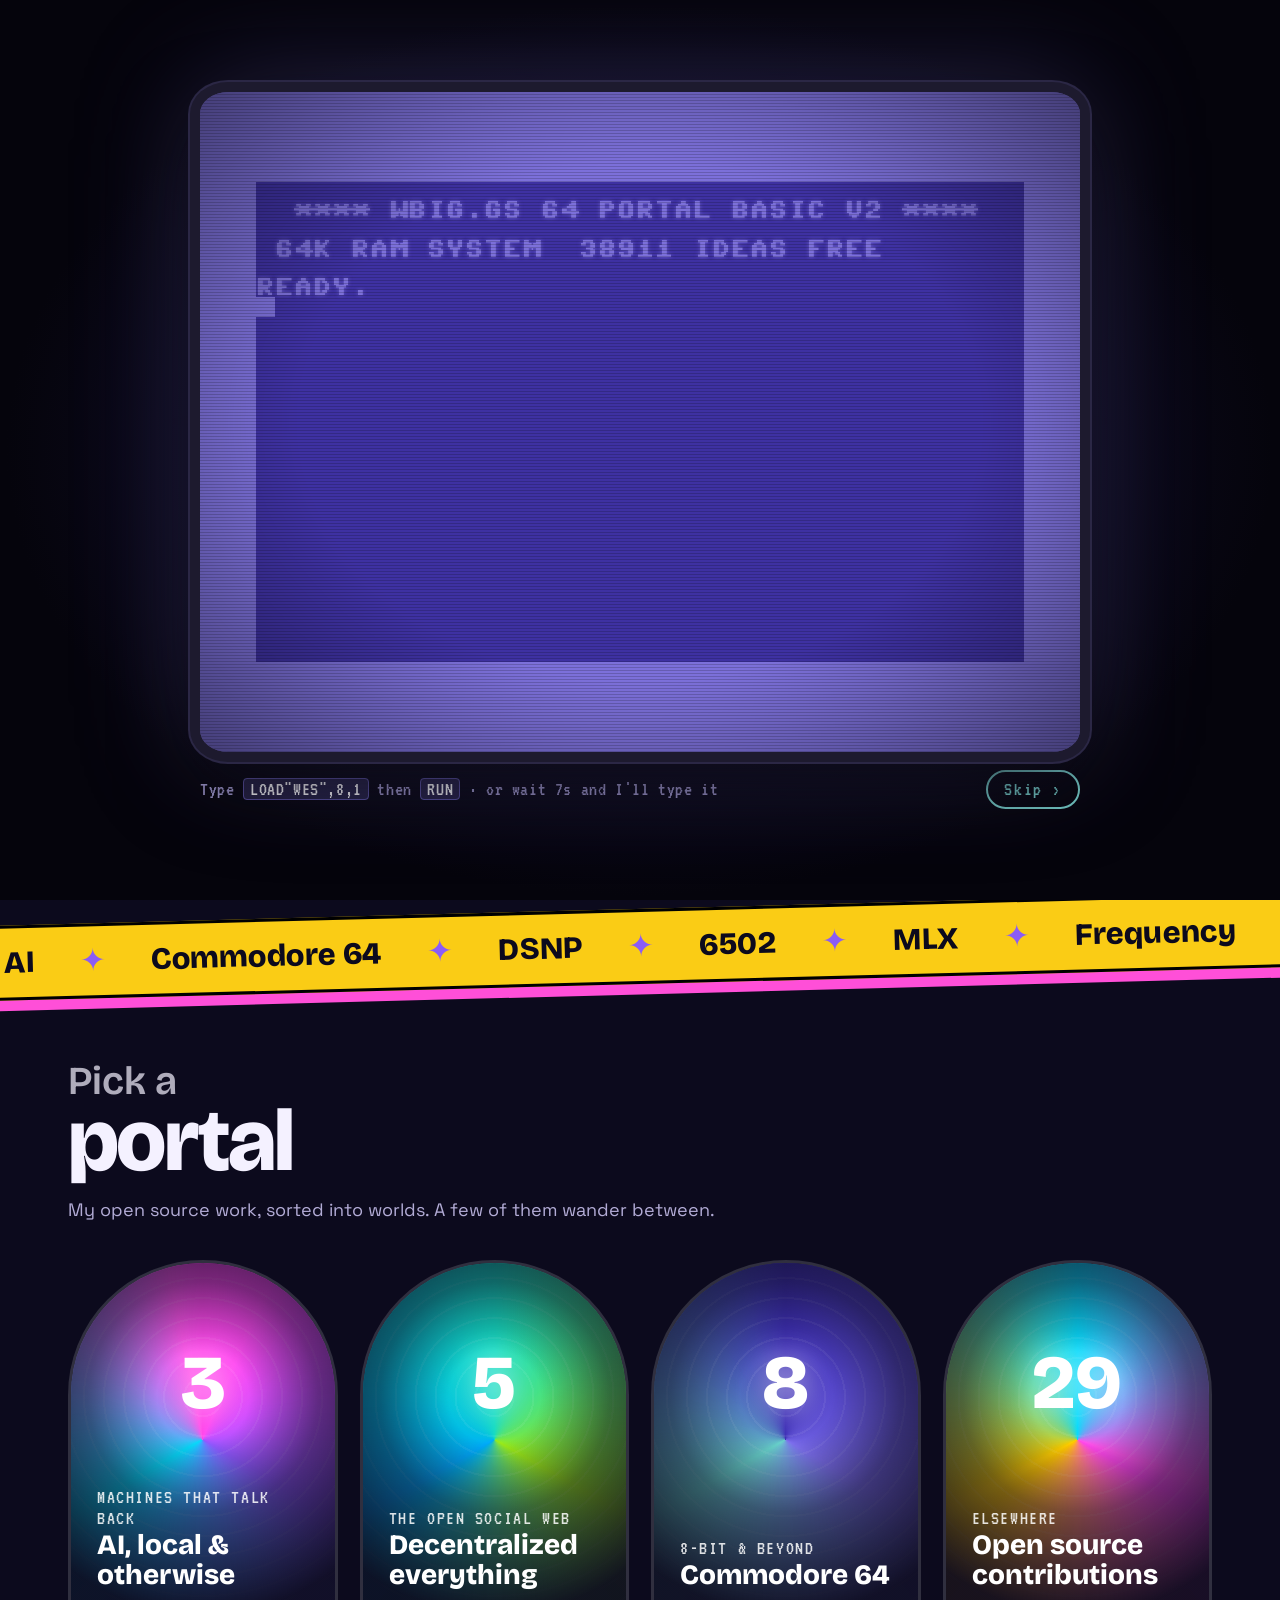
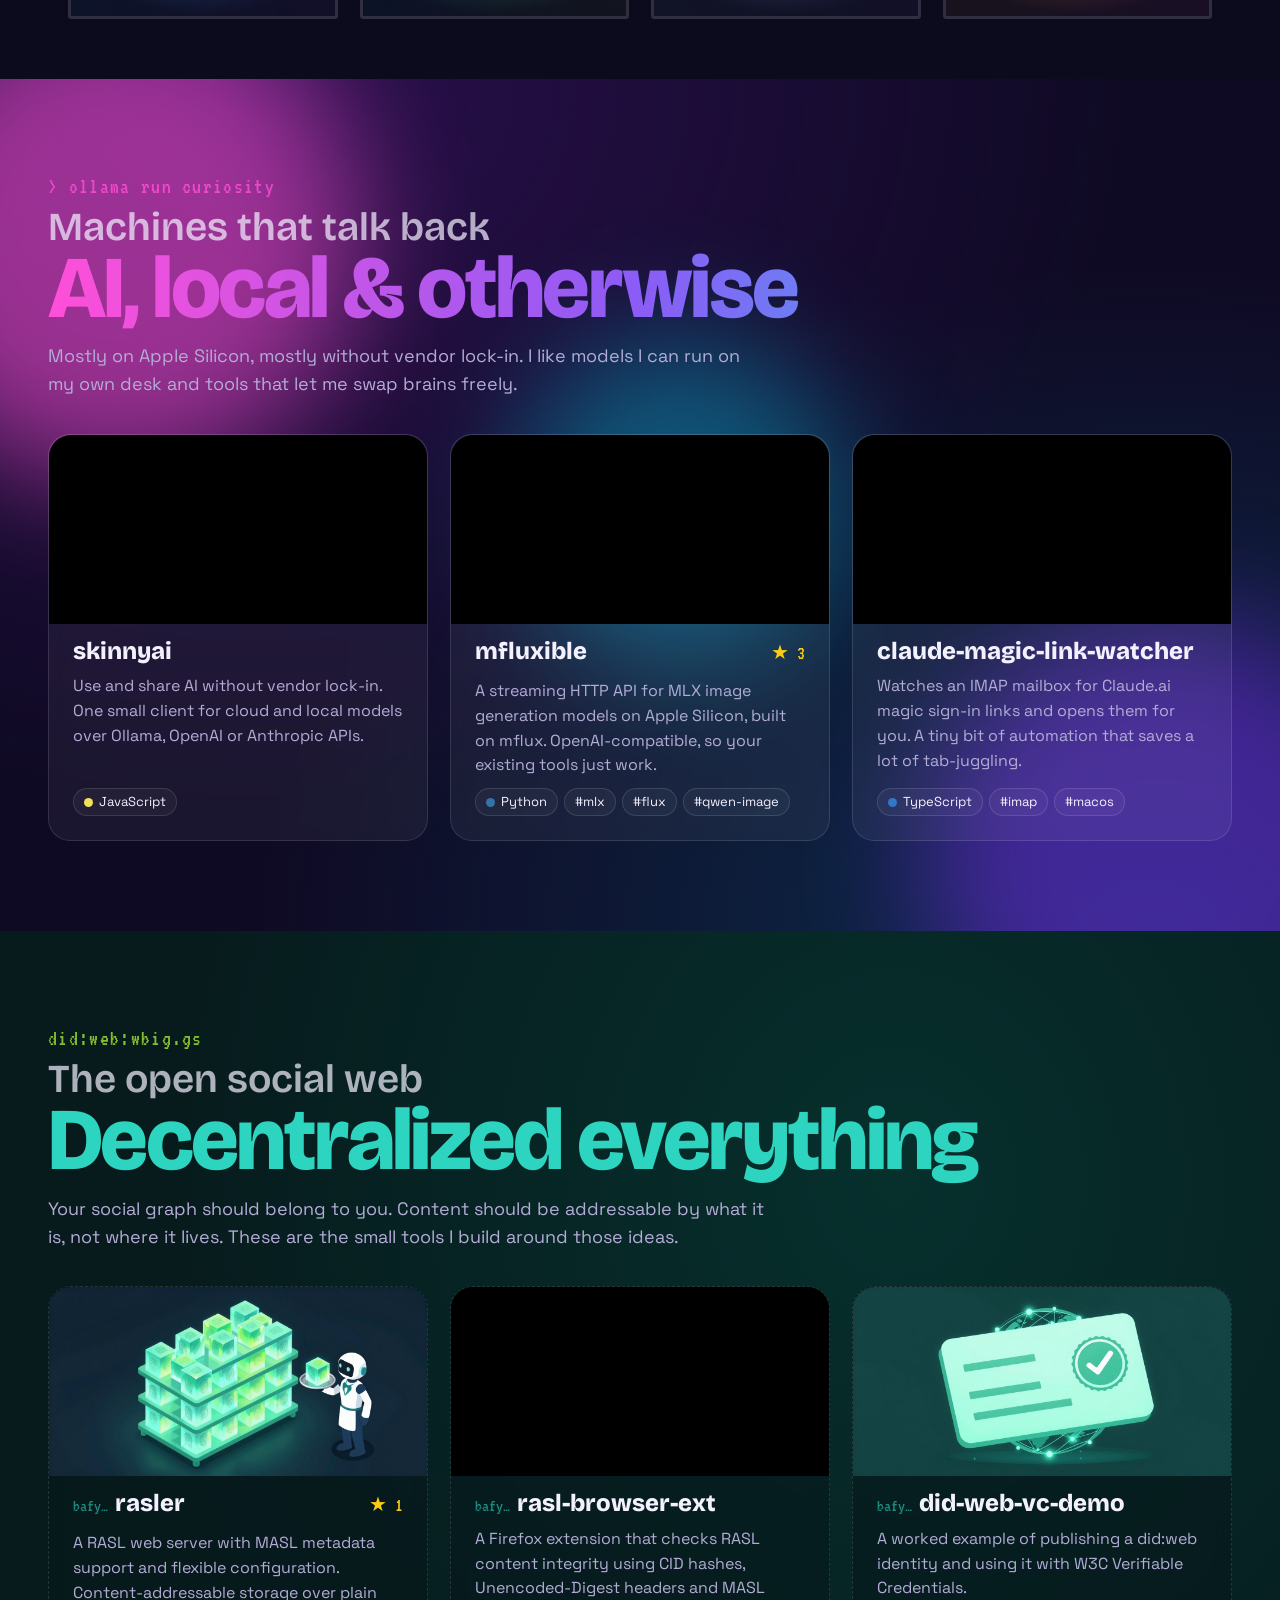
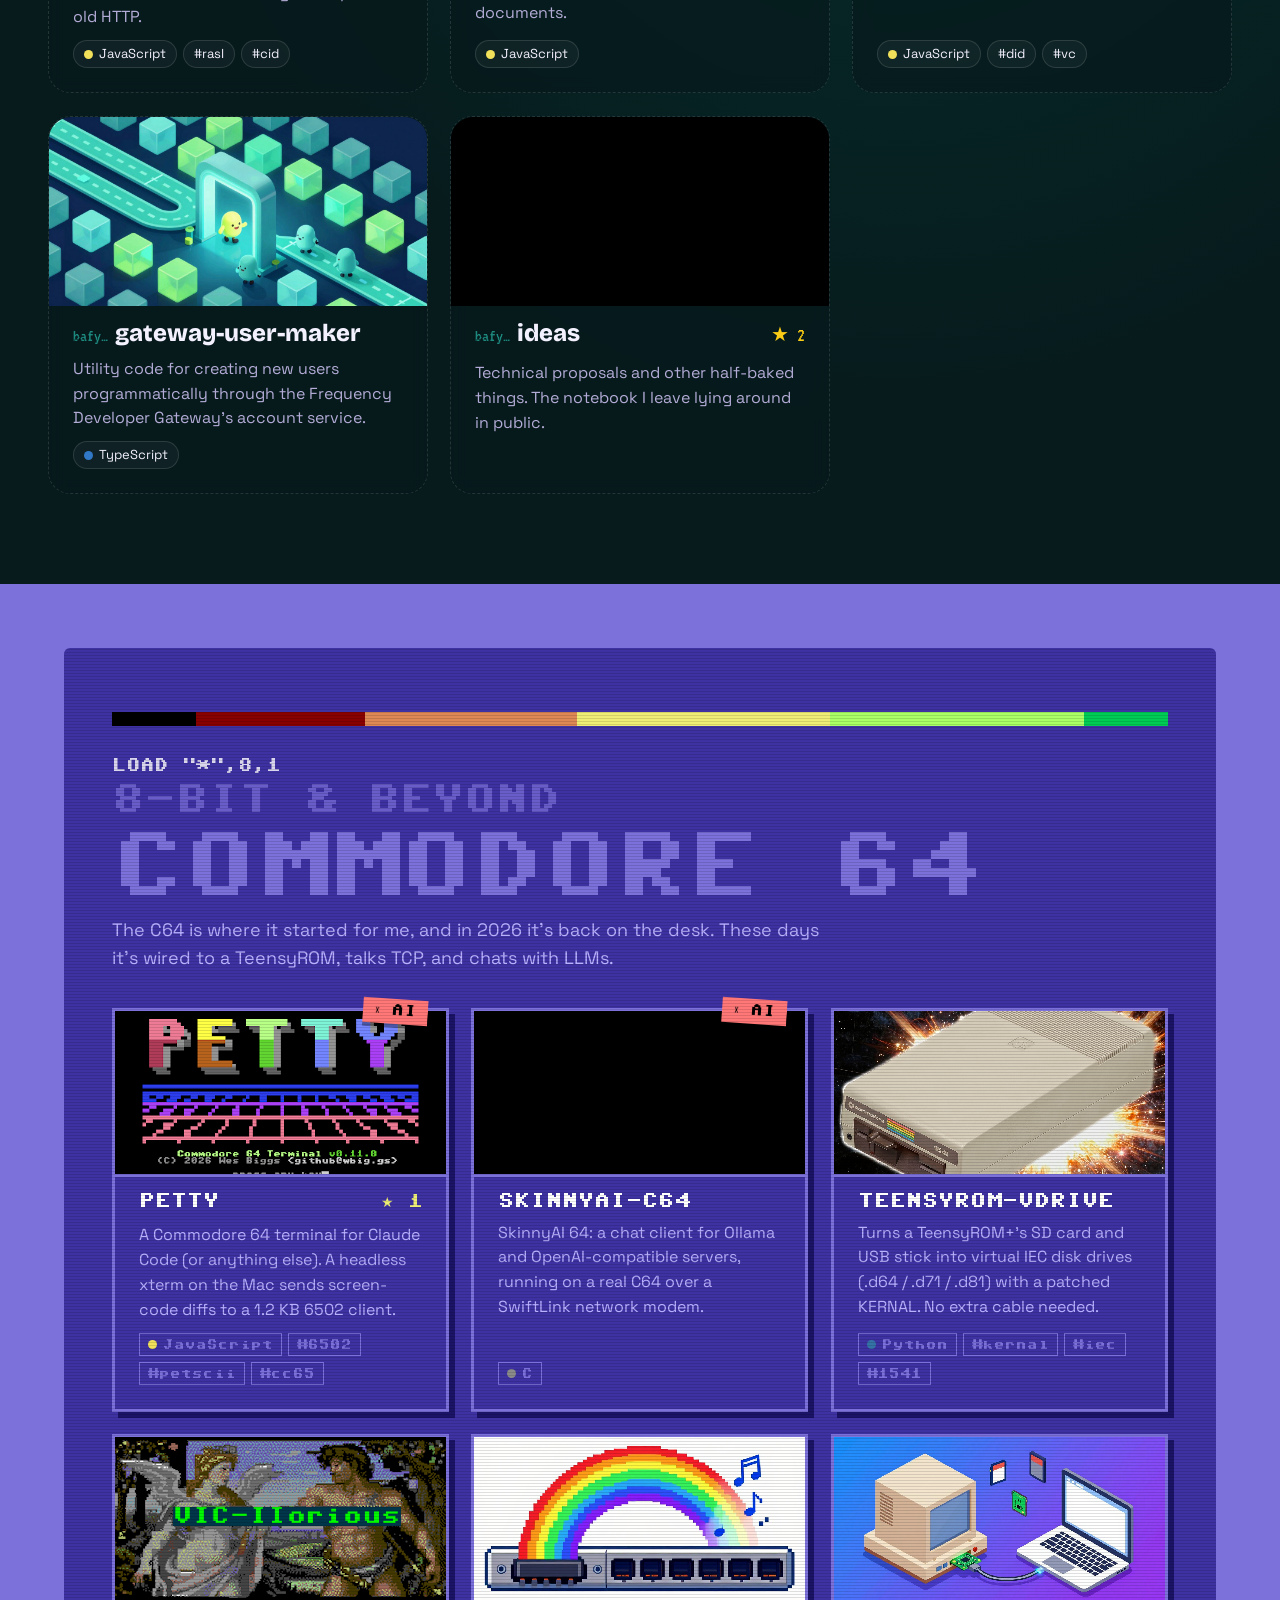
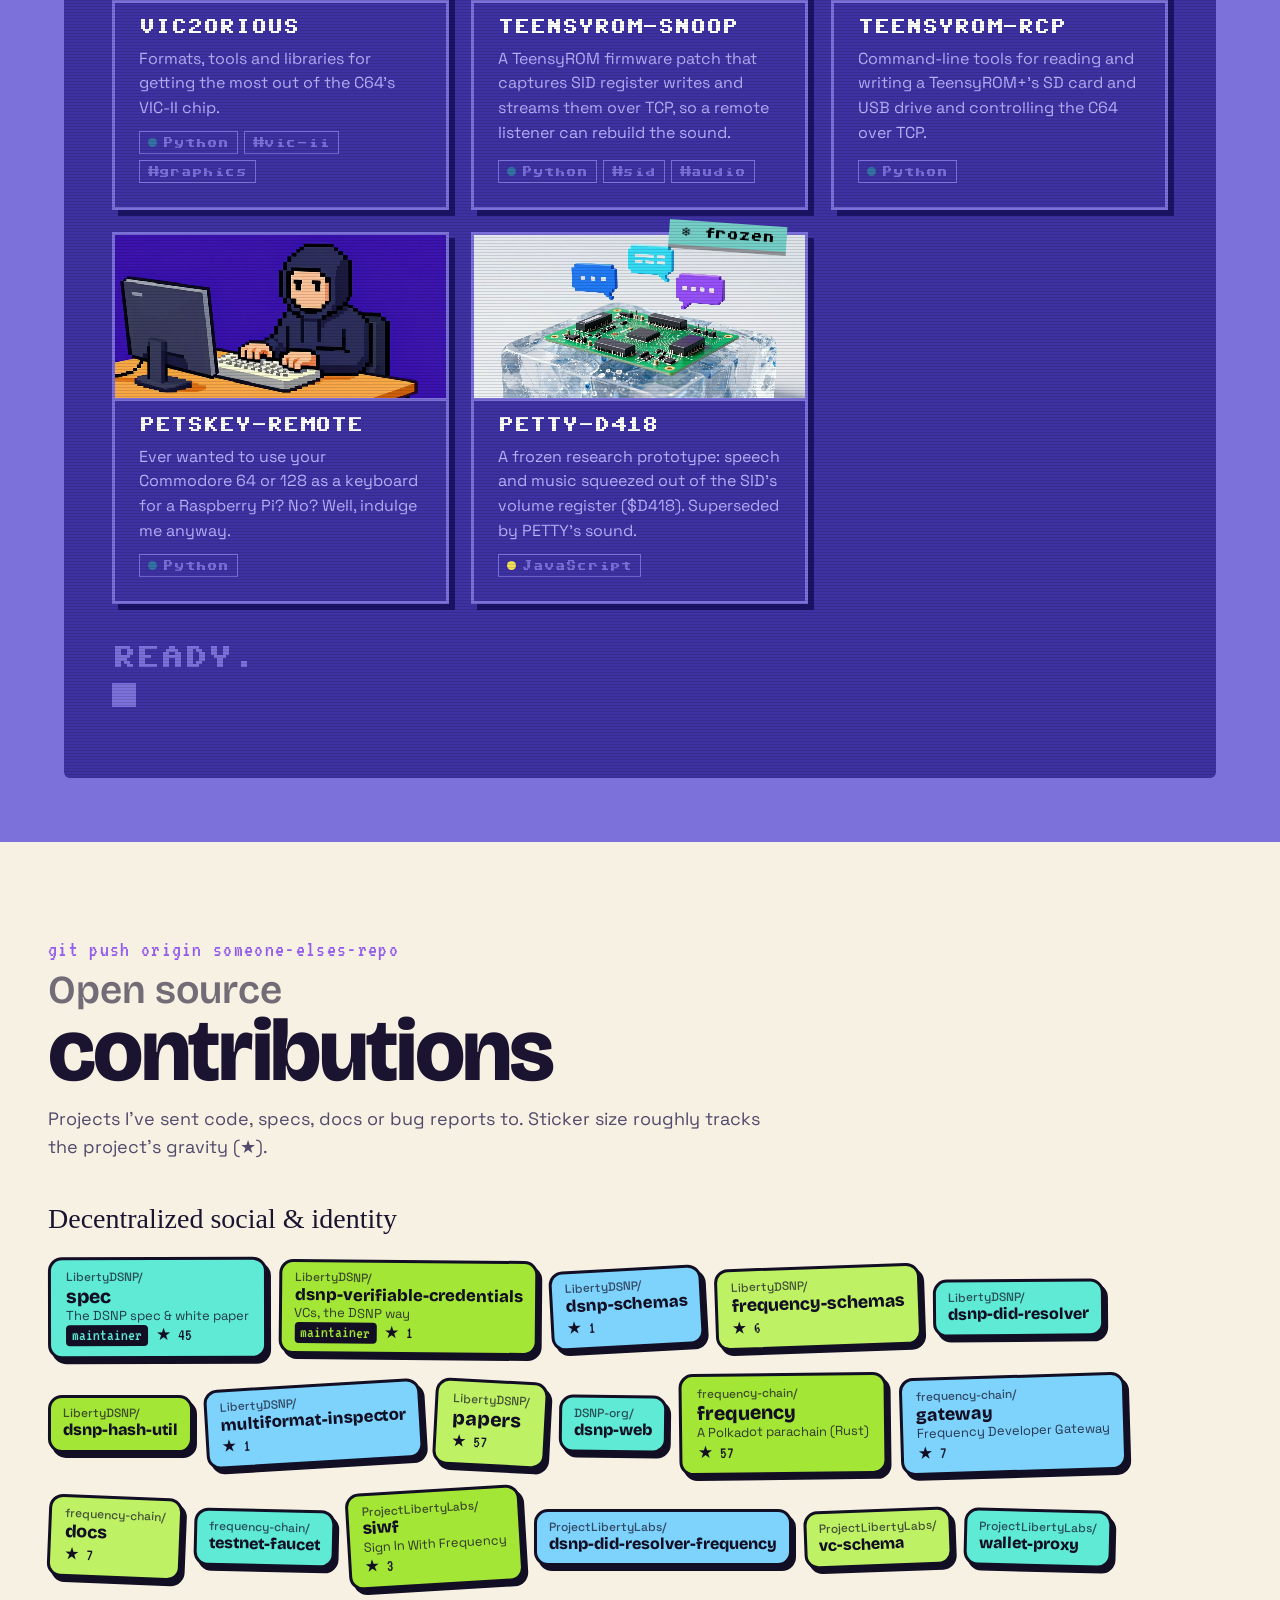
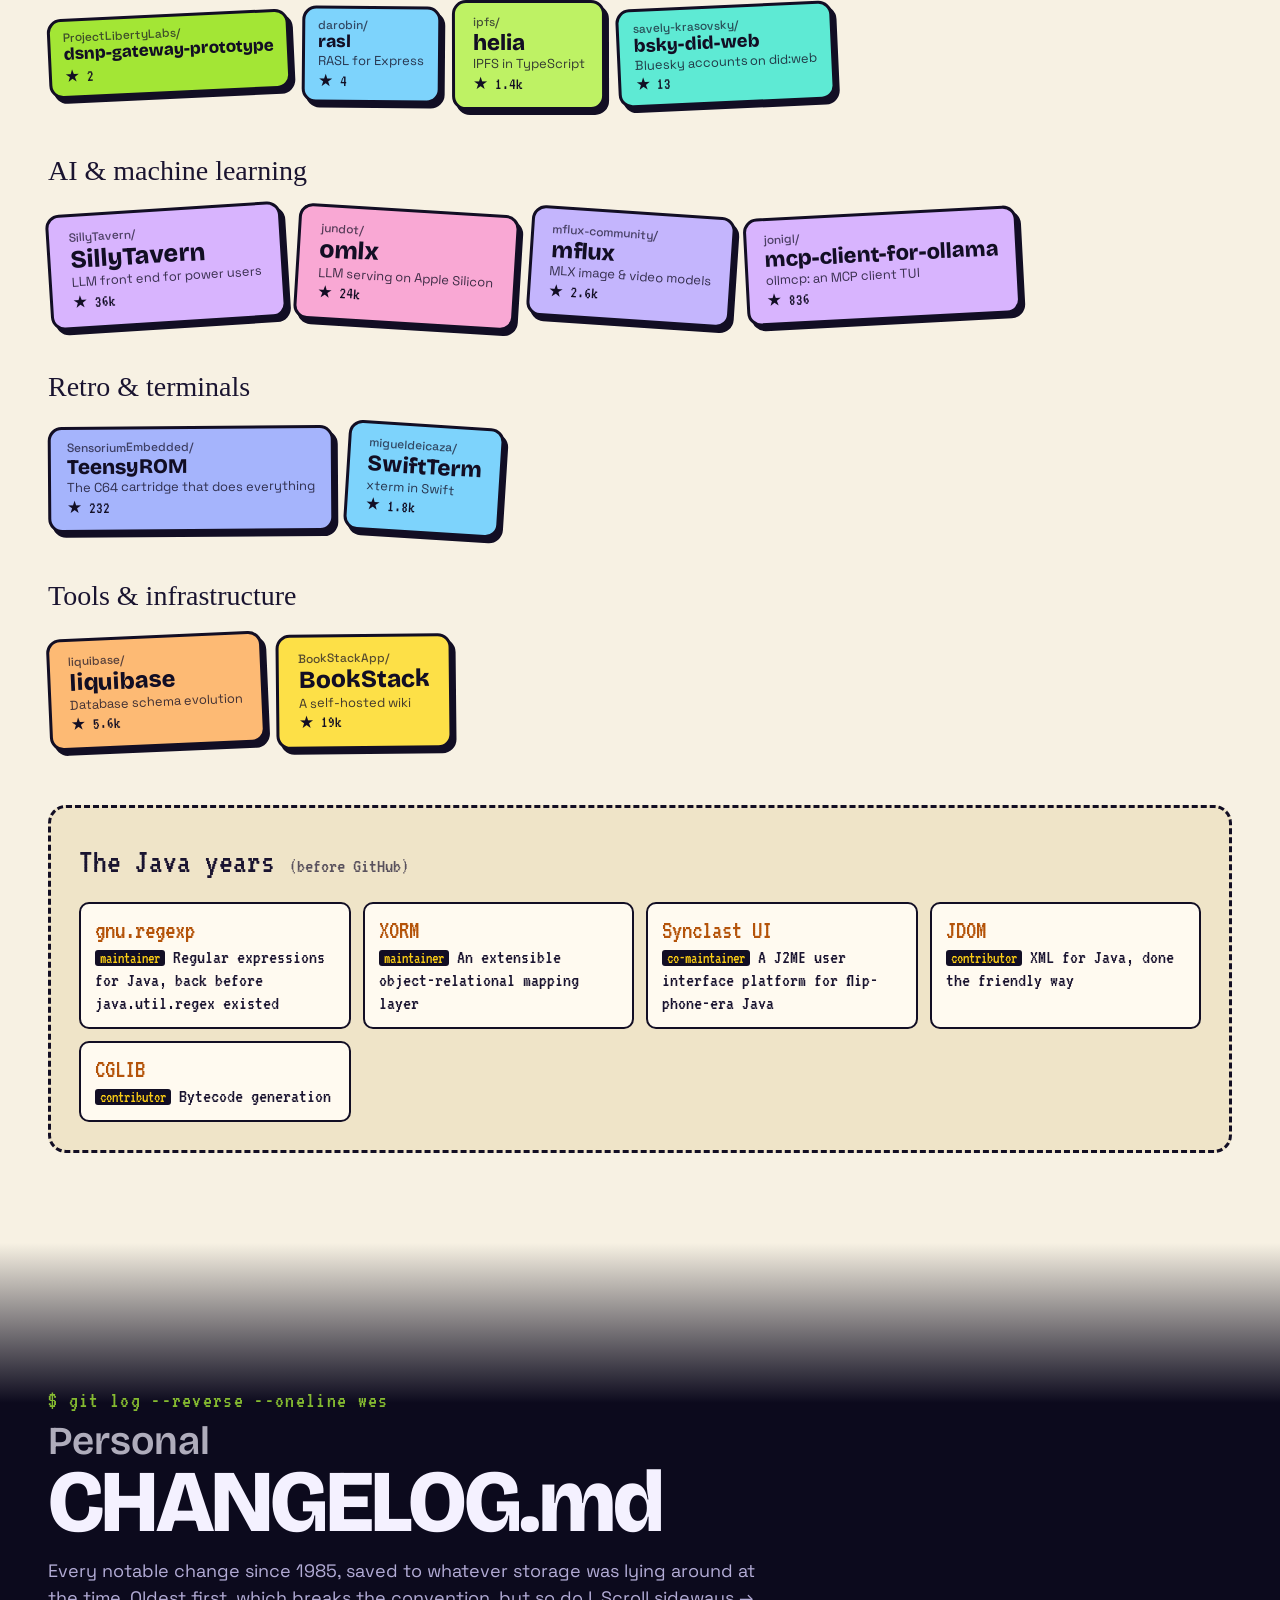
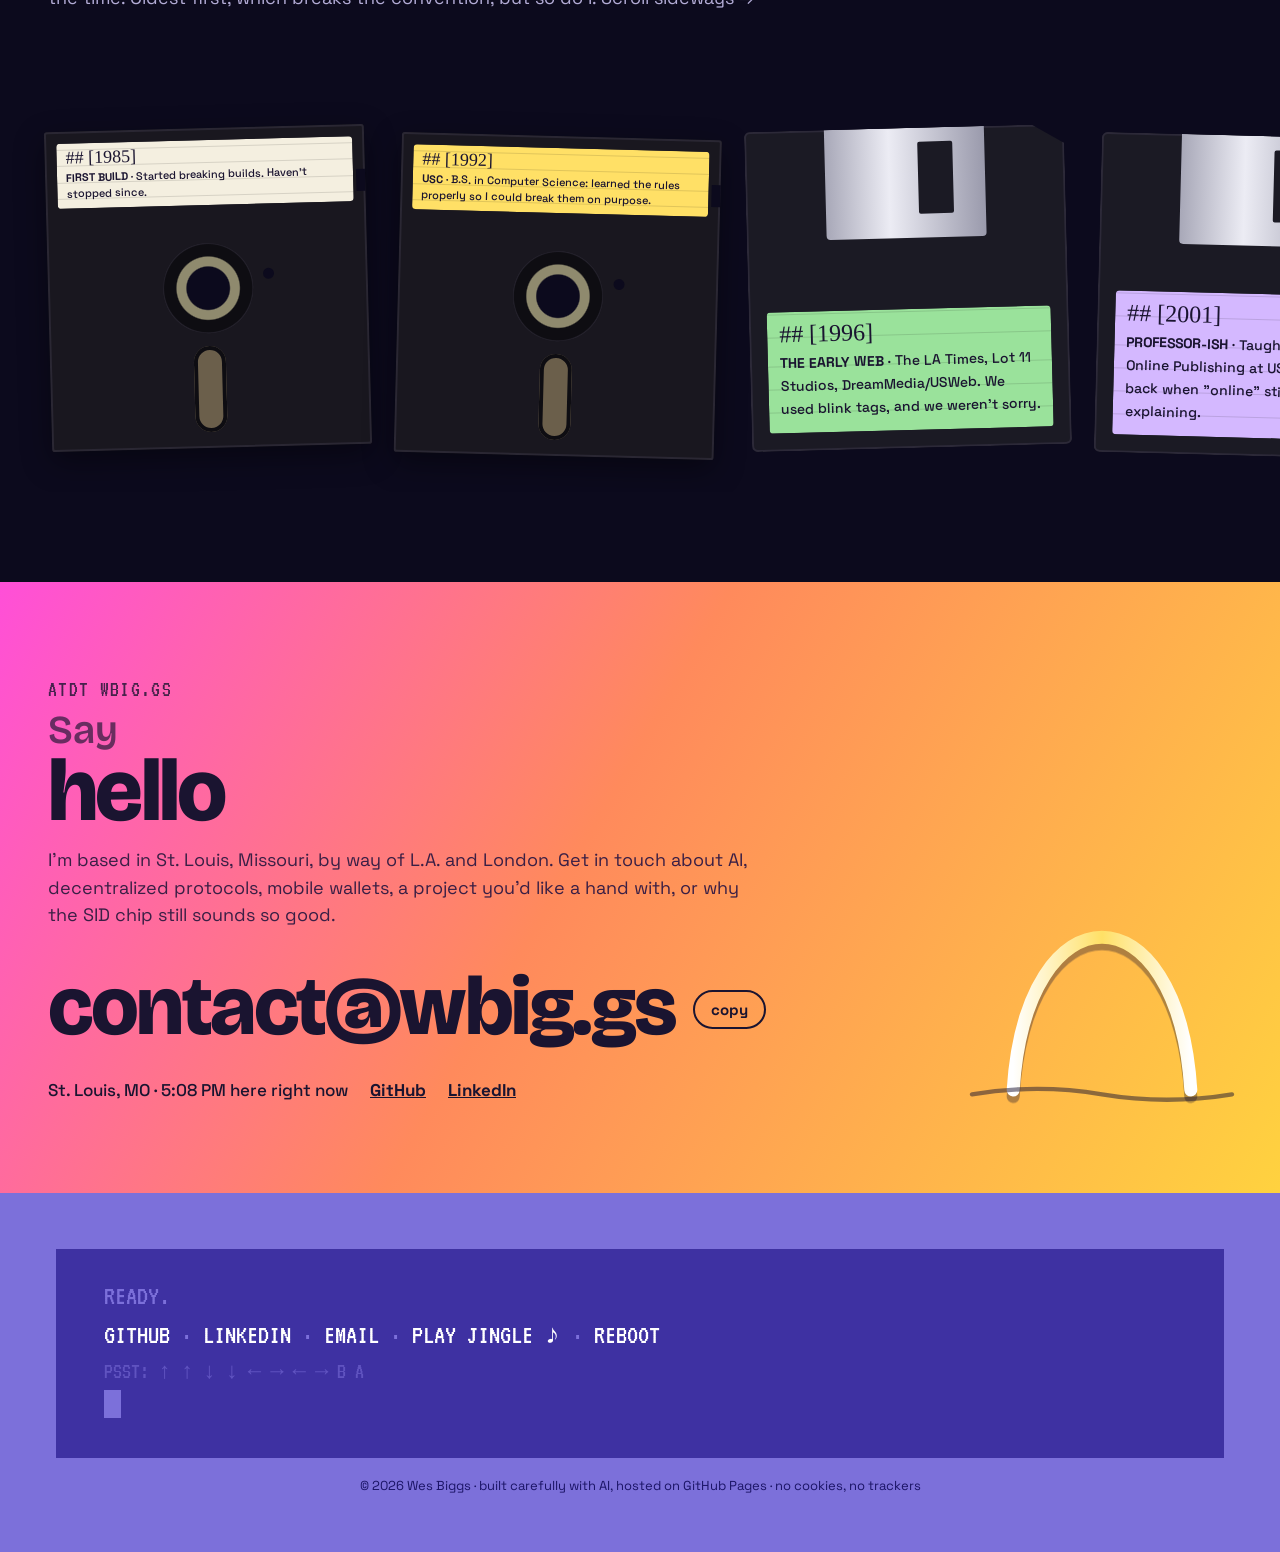
<file: index.html>
<!doctype html>
<html lang="en">
<head>
  <meta charset="utf-8">
  <meta name="viewport" content="width=device-width, initial-scale=1">
  <title>Wes Biggs · wbig.gs</title>
  <meta name="description" content="Wes Biggs: founder, architect, and C64 tinkerer. Open source projects in AI, retrocomputing, and the decentralized web.">
  <meta name="theme-color" content="#0c0a1d">
  <meta property="og:title" content="Wes Biggs · wbig.gs">
  <meta property="og:description" content="Breaking builds since 1985. AI, Commodore 64, and the open social web.">
  <meta property="og:url" content="https://wbig.gs/">
  <meta property="og:type" content="website">
  <link rel="icon" href="favicon.svg" type="image/svg+xml">
  <link rel="preconnect" href="https://fonts.googleapis.com">
  <link rel="preconnect" href="https://fonts.gstatic.com" crossorigin>
  <link href="https://fonts.googleapis.com/css2?family=Bricolage+Grotesque:opsz,wght@12..96,400;12..96,600;12..96,800&family=Space+Grotesk:wght@400;500;700&family=VT323&family=Permanent+Marker&display=swap" rel="stylesheet">
  <link rel="preload" href="assets/fonts/C64_Pro_Mono-STYLE.woff2" as="font" type="font/woff2" crossorigin>
  <link rel="stylesheet" href="styles.css">
</head>
<body class="booting">

  <!-- ░░ BOOT SEQUENCE ░░ -->
  <div id="boot" class="boot" role="dialog" aria-label="Commodore 64 style boot screen">
    <div class="crt">
      <div class="crt__screen">
        <pre id="bootText"></pre>
      </div>
      <form id="bootForm" class="boot__form" autocomplete="off">
        <input id="bootInput" class="boot__input" aria-label='Type a BASIC command, such as LOAD"WES",8,1 and then RUN'
          autocapitalize="characters" autocorrect="off" spellcheck="false" enterkeyhint="go" maxlength="80">
      </form>
    </div>
    <div class="boot__bar">
      <p class="boot__hint" id="bootHint"></p>
      <button type="button" class="boot__skip" id="bootSkip">Skip ›</button>
    </div>
  </div>

  <a class="skip-link" href="#portals">Skip to projects</a>

  <!-- ░░ HERO ░░ -->
  <header class="hero" id="top">
    <canvas id="raster" class="hero__raster" aria-hidden="true"></canvas>
    <div class="hero__inner">
      <h1 class="hero__name" id="name" aria-label="wbig.gs: Wes Biggs">wbig.gs</h1>
      <div class="hero__body">
        <div class="hero__text">
      <p class="hero__line">
        I <span id="role" class="role">break builds</span><span class="caret">▍</span>
      </p>
      <p class="hero__intro">
        Coder since the 8-bit days. I've co-founded a mobile ad exchange, founded a wallet startup that Snap bought,
        and helped write a protocol for a social web nobody owns. By day I'm CTO at
        <a href="https://zenivize.com" class="inline-link">Zenivize</a>, putting brand promotions into mobile wallets.
        By night I'm running AI models on my desk and teaching a Commodore 64 to talk to them.
      </p>
      <nav class="hero__links" aria-label="Elsewhere">
        <a href="https://github.com/wesbiggs" class="pill pill--gh">GitHub</a>
        <a href="https://www.linkedin.com/in/wesleybiggs" class="pill pill--li">LinkedIn</a>
        <a href="#changelog" class="pill pill--save">CHANGELOG ↓</a>
        <a href="#contact" class="pill pill--hi">Say hello</a>
      </nav>
        </div>
        <figure class="portrait" id="portrait">
          <button class="portrait__disc" type="button" aria-pressed="false" aria-label="Load the high-resolution photo">
            <span class="portrait__frame">
              <img src="assets/wes.webp" alt="Wes Biggs: bald, bearded, glasses, striped shirt, faint smile" width="720" height="720">
              <canvas class="portrait__pixels" aria-hidden="true"></canvas>
            </span>
          </button>
        </figure>
      </div>
    </div>
    <div class="hero__scroll" aria-hidden="true">scroll<br>↓</div>
  </header>

  <!-- ░░ MARQUEE ░░ -->
  <div class="marquee" aria-hidden="true">
    <div class="marquee__track" id="marquee"></div>
  </div>

  <main>
    <!-- ░░ PORTALS ░░ -->
    <section class="portals" id="portals" aria-labelledby="portals-h">
      <h2 id="portals-h" class="section-title"><span>Pick a</span> portal</h2>
      <p class="section-sub">My open source work, sorted into worlds. A few of them wander between.</p>
      <div class="portals__grid" id="portalGrid"></div>
    </section>

    <div id="worlds"></div>

    <!-- ░░ CONTRIBUTIONS ░░ -->
    <section class="world world--contrib" id="contrib" aria-labelledby="contrib-h">
      <div class="world__head">
        <p class="world__eyebrow">git push origin someone-elses-repo</p>
        <h2 id="contrib-h" class="section-title"><span>Open source</span> contributions</h2>
        <p class="section-sub">Projects I've sent code, specs, docs or bug reports to. Sticker size roughly tracks the project's gravity (★).</p>
      </div>
      <div id="contribGroups" class="contrib"></div>

      <div class="vintage">
        <h3 class="vintage__title">The Java years <small>(before GitHub)</small></h3>
        <ul id="vintage" class="vintage__list"></ul>
      </div>
    </section>

    <!-- ░░ PERSONAL CHANGELOG ░░ -->
    <section class="world world--changelog" id="changelog" aria-labelledby="changelog-h">
      <div class="world__head">
        <p class="world__eyebrow">$ git log --reverse --oneline wes</p>
        <h2 id="changelog-h" class="section-title"><span>Personal</span> CHANGELOG.md</h2>
        <p class="section-sub">Every notable change since 1985, saved to whatever storage was lying around at the time. Oldest first, which breaks the convention, but so do I. Scroll sideways →</p>
      </div>
      <ol class="media-row" id="changelogRow" tabindex="0" aria-label="Personal changelog, 1985 to now"></ol>
    </section>

    <!-- ░░ CONTACT ░░ -->
    <section class="world world--contact" id="contact" aria-labelledby="contact-h">
      <div class="contact reveal">
        <div class="contact__text">
          <p class="world__eyebrow">ATDT WBIG.GS</p>
          <h2 id="contact-h" class="section-title"><span>Say</span> hello</h2>
          <p class="section-sub">I'm based in St. Louis, Missouri, by way of L.A. and London. Get in touch about AI, decentralized protocols,
            mobile wallets, a project you'd like a hand with, or why the SID chip still sounds so good.</p>
          <p class="contact__mailrow">
            <a class="contact__mail" href="mailto:contact@wbig.gs">contact@wbig.gs</a>
            <button class="contact__copy" id="copyMail" type="button">copy</button>
          </p>
          <p class="contact__meta">
            <span>St. Louis, MO · <span id="stlTime">Central Time</span></span>
            <a href="https://github.com/wesbiggs">GitHub</a>
            <a href="https://www.linkedin.com/in/wesleybiggs">LinkedIn</a>
          </p>
        </div>
        <svg class="arch" viewBox="0 0 240 240" aria-hidden="true">
          <defs>
            <linearGradient id="steel" x1="0" x2="1">
              <stop offset="0" stop-color="#ffffff"/><stop offset=".5" stop-color="#ffe066"/><stop offset="1" stop-color="#ffffff"/>
            </linearGradient>
          </defs>
          <path class="arch__curve" d="M38 228 C 50 40, 190 40, 202 228" />
          <path class="arch__river" d="M0 232 Q 60 222 120 232 T 240 232" />
        </svg>
      </div>
    </section>
  </main>

  <!-- ░░ FOOTER ░░ -->
  <footer class="footer">
    <div class="footer__screen">
      <p>READY.</p>
      <p>
        <a href="https://github.com/wesbiggs">GITHUB</a> ·
        <a href="https://www.linkedin.com/in/wesleybiggs">LINKEDIN</a> ·
        <a href="mailto:contact@wbig.gs">EMAIL</a> ·
        <button id="jingle" class="linkish" type="button">PLAY JINGLE ♪</button> ·
        <button id="reboot" class="linkish" type="button">REBOOT</button>
      </p>
      <p class="footer__egg">psst: ↑ ↑ ↓ ↓ ← → ← → B A</p>
      <p><span class="cursor-block"></span></p>
    </div>
    <p class="footer__small">© <span id="yr"></span> Wes Biggs · built carefully with AI, hosted on GitHub Pages · no cookies, no trackers</p>
  </footer>

  <noscript>
    <style>.boot{display:none}body.booting{overflow:auto}</style>
    <p class="noscript">This page is happier with JavaScript, but everything lives at <a href="https://github.com/wesbiggs?tab=repositories">github.com/wesbiggs</a>.</p>
  </noscript>

  <script src="data.js"></script>
  <script src="c64.js"></script>
  <script src="app.js"></script>
</body>
</html>
</file>
<file: styles.css>
/* ───────────────────────── wbig.gs ───────────────────────── */
/* C64 Pro Mono by Style (https://style64.org/c64-truetype). Per its license,
   the font files must keep their original filenames. */
@font-face {
  font-family: "C64 Pro Mono";
  src: url("assets/fonts/C64_Pro_Mono-STYLE.woff2") format("woff2"),
       url("assets/fonts/C64_Pro_Mono-STYLE.woff") format("woff");
  font-display: swap;
}
:root {
  --bg: #0c0a1d;
  --bg-2: #15112e;
  --ink: #f4f1ff;
  --muted: #b3acd6;
  --line: rgba(255, 255, 255, 0.12);

  --c64-blue: #3e31a2;
  --c64-light: #7c70da;
  --c64-cyan: #75cec8;

  --hot: #ff4fd8;
  --violet: #8b5cf6;
  --cyan: #22d3ee;
  --teal: #2dd4bf;
  --lime: #a3e635;
  --orange: #fb923c;
  --yellow: #facc15;
  --coral: #ff6b6b;

  --rainbow: linear-gradient(90deg, #ff4f6d, #ff9f43, #ffe066, #6ee7a8, #22d3ee, #8b5cf6, #ff4fd8);

  --display: "Bricolage Grotesque", "Space Grotesk", system-ui, sans-serif;
  --body: "Space Grotesk", system-ui, -apple-system, sans-serif;
  --retro: "VT323", ui-monospace, monospace;
  --c64: "C64 Pro Mono", var(--retro);
  --marker: "Permanent Marker", "Comic Sans MS", cursive;

  --radius: 22px;
  --gutter: clamp(16px, 4vw, 48px);
  color-scheme: dark;
}

*, *::before, *::after { box-sizing: border-box; }
html { scroll-behavior: smooth; }
body {
  margin: 0;
  background: var(--bg);
  color: var(--ink);
  font-family: var(--body);
  font-size: 17px;
  line-height: 1.55;
  overflow-x: hidden;
  -webkit-font-smoothing: antialiased;
}
body.booting { overflow: hidden; }
a { color: inherit; }
img { max-width: 100%; }
::selection { background: var(--hot); color: #000; }

.skip-link {
  position: absolute; left: -999px; top: 8px; z-index: 100;
  background: var(--yellow); color: #000; padding: 8px 14px; border-radius: 8px;
}
.skip-link:focus { left: 8px; }
:focus-visible { outline: 3px solid var(--yellow); outline-offset: 3px; border-radius: 6px; }

/* ───────── Boot sequence ───────── */
.boot {
  position: fixed; inset: 0; z-index: 50;
  display: grid; place-items: center; align-content: center; gap: 18px;
  background: radial-gradient(ellipse at center, #1a1640 0%, #05040c 70%);
  padding: 16px;
}
.boot.is-gone { display: none; }
.crt {
  width: min(880px, 100%);
  aspect-ratio: 4 / 3;
  max-height: 78vh;
  background: var(--c64-light);
  padding: clamp(18px, 5%, 56px);
  border-radius: 28px / 22px;
  box-shadow:
    0 0 0 10px #1d1a2e,
    0 0 0 12px #2b2745,
    0 30px 80px rgba(0, 0, 0, 0.7),
    0 0 120px rgba(124, 112, 218, 0.35);
  position: relative;
  overflow: hidden;
  /* the border is whatever is left around a 320x200 (8:5) screen */
  container-type: size;
  display: grid; place-items: center;
}
.crt::after { /* scanlines + vignette */
  content: ""; position: absolute; inset: 0; pointer-events: none;
  background:
    repeating-linear-gradient(0deg, rgba(0,0,0,.18) 0 1px, transparent 1px 3px),
    radial-gradient(ellipse at center, transparent 55%, rgba(0,0,0,.45) 100%);
  mix-blend-mode: multiply;
}
.crt__screen {
  width: min(100cqw, 160cqh);
  aspect-ratio: 8 / 5;
  container-type: size;
  background: var(--c64-blue);
  color: var(--c64-light);
  /* exactly 40 columns x 25 rows of square 8x8 cells, flush with the border */
  font-family: var(--c64);
  overflow: hidden;
  text-shadow: 0 0 4px rgba(124, 112, 218, 0.7);
  animation: flicker 0.12s infinite alternate;
}
.crt__screen pre {
  margin: 0; font-family: inherit; white-space: pre; text-transform: uppercase;
  font-size: min(calc(100cqw / 40), calc(100cqh / 25)); line-height: 1;
}
.crt__screen .cur {
  display: inline-block; width: 1em; height: 1em; vertical-align: -0.125em;
  background: currentColor; animation: blink 1s steps(1) infinite;
}
@keyframes flicker { from { opacity: .97 } to { opacity: 1 } }
@keyframes blink { 50% { opacity: 0 } }
.boot__form { position: absolute; inset: 0; z-index: 2; margin: 0; }
.boot__input { /* invisible, but it's what you're typing into (and what summons a phone keyboard) */
  position: absolute; inset: 0; width: 100%; height: 100%; opacity: 0; border: 0; padding: 0;
  font-size: 16px; color: transparent; caret-color: transparent; background: transparent; cursor: text;
}
.boot__bar {
  width: min(880px, 100%); display: flex; align-items: center; justify-content: space-between; gap: 8px 20px; flex-wrap: wrap;
  font-family: var(--retro); font-size: 20px; color: #9d96c9;
}
.boot__hint { margin: 0; letter-spacing: .03em; min-height: 1.2em; }
.boot__hint kbd { font: inherit; color: #fff; background: rgba(124,112,218,.25); border: 1px solid rgba(124,112,218,.6); border-radius: 4px; padding: 0 6px; white-space: nowrap; }
.boot__skip {
  font: inherit; letter-spacing: .08em; color: var(--c64-cyan); background: none; cursor: pointer;
  border: 2px solid currentColor; border-radius: 999px; padding: 2px 16px; margin-left: auto;
  transition: background .2s, color .2s;
}
.boot__skip:hover, .boot__skip:focus-visible { background: var(--c64-cyan); color: #0c0a1d; }

/* power-off: squash to a line, then a dot, then fade */
.boot.is-off .crt { animation: crtOff .55s cubic-bezier(.7,0,.3,1) forwards; }
.boot.is-off .boot__bar { opacity: 0; transition: opacity .2s; }
.boot.is-off { animation: fadeOut .4s .5s forwards; pointer-events: none; }
@keyframes crtOff {
  0%   { transform: scale(1, 1); filter: brightness(1); }
  45%  { transform: scale(1.02, .006); filter: brightness(4); }
  80%  { transform: scale(.002, .006); filter: brightness(8); }
  100% { transform: scale(0, 0); filter: brightness(10); }
}
@keyframes fadeOut { to { opacity: 0; visibility: hidden; } }

/* ───────── Hero ───────── */
.hero {
  position: relative;
  min-height: 100svh;
  display: grid;
  align-items: center;
  padding: 90px var(--gutter) 70px;
  overflow: hidden;
  isolation: isolate;
}
.hero__raster { position: absolute; inset: 0; width: 100%; height: 100%; z-index: -1; opacity: .45; }
.hero::after { /* fade to page */
  content: ""; position: absolute; inset: auto 0 0 0; height: 30%; z-index: -1;
  background: linear-gradient(transparent, var(--bg));
}
.hero__inner { max-width: 1100px; margin: 0 auto; width: 100%; }
.hero__name {
  font-family: var(--display);
  font-weight: 800;
  font-size: clamp(56px, 17.5vw, 210px);
  line-height: .9;
  letter-spacing: -0.04em;
  margin: 0 0 18px;
  white-space: nowrap;
  cursor: default;
  width: fit-content;
}
.hero__name:focus-visible { outline-offset: 10px; }
.wobble { display: inline-flex; align-items: baseline; filter: drop-shadow(0 7px 0 rgba(0,0,0,.4)); }
.wobble .ch {
  display: inline-block;
  background: var(--rainbow);
  background-size: 700% 100%;
  -webkit-background-clip: text; background-clip: text;
  color: transparent;
  animation: slide 10s linear infinite, float 3.2s ease-in-out infinite;
  animation-delay: calc(var(--i) * -0.45s), calc(var(--i) * -0.3s);
  transition: transform .25s cubic-bezier(.3,1.6,.5,1);
  padding-bottom: .08em;
}
/* wbig.gs  ->  Wes Biggs */
.sw { display: inline-block; position: relative; perspective: 600px; width: var(--wa, auto); transition: width .45s cubic-bezier(.6,0,.2,1); }
.sw > .ch { transition: transform .5s cubic-bezier(.3,1.4,.5,1), opacity .3s; }
.sw > .ch--up { position: absolute; left: 0; top: 0; }
.is-wes .sw { width: var(--wb, auto); }
.sw > .ch--up { opacity: 0; transform: rotateY(90deg); }
.ins, .dot { display: inline-flex; overflow: hidden; padding-bottom: .12em; margin-bottom: -.12em; }
.ins { max-width: 0; opacity: 0; transition: max-width .55s cubic-bezier(.6,0,.2,1), opacity .35s; }
.gap { display: inline-block; width: .24em; }
.dot { max-width: .4em; transition: max-width .4s .1s cubic-bezier(.6,0,.2,1), opacity .25s; }
.is-wes .sw > .ch:not(.ch--up) { opacity: 0; transform: rotateY(-90deg); }
.is-wes .sw > .ch--up { opacity: 1; transform: none; }
.is-wes .ins { max-width: 1.6em; opacity: 1; transition-delay: .15s; }
.is-wes .dot { max-width: 0; opacity: 0; transition-delay: 0s; }
@keyframes slide { to { background-position: 700% 0; } }
@keyframes float { 50% { translate: 0 -0.05em; } }

.hero__line {
  font-family: var(--display); font-weight: 600;
  font-size: clamp(26px, 4.4vw, 52px); margin: 0 0 18px; line-height: 1.15;
}
.role {
  background: linear-gradient(90deg, var(--yellow), var(--orange));
  -webkit-background-clip: text; background-clip: text; color: transparent;
}
.caret { color: var(--yellow); animation: blink 1s steps(1) infinite; margin-left: 2px; }
.hero__intro { max-width: 62ch; color: var(--muted); text-shadow: 0 1px 12px var(--bg), 0 0 2px var(--bg); font-size: clamp(17px, 1.6vw, 20px); margin: 0 0 28px; }
.inline-link { color: var(--ink); text-decoration-color: var(--hot); text-decoration-thickness: 2px; text-underline-offset: 3px; }
.inline-link:hover { color: var(--hot); }
.hero__links { display: flex; flex-wrap: wrap; gap: 12px; }
.pill {
  --c: var(--ink);
  display: inline-flex; align-items: center; gap: 8px;
  padding: 10px 20px; border-radius: 999px;
  border: 2px solid var(--c); color: var(--c);
  text-decoration: none; font-weight: 700;
  transition: transform .2s, background .2s, color .2s, box-shadow .2s;
}
.pill:hover { background: var(--c); color: #0c0a1d; transform: translateY(-3px) rotate(-2deg); box-shadow: 0 8px 0 rgba(0,0,0,.35); }
.pill--gh { --c: var(--cyan); }
.pill--li { --c: var(--hot); }
.pill--save { --c: var(--yellow); }
.pill--hi { --c: var(--lime); }
.hero__scroll {
  position: absolute; bottom: 22px; left: 50%; translate: -50% 0;
  font-family: var(--retro); font-size: 18px; text-align: center; color: var(--muted); line-height: 1;
  animation: bob 2s ease-in-out infinite;
}
@keyframes bob { 50% { transform: translateY(8px); } }

/* ───────── Portrait: C64 multicolor until you load the hi-res ───────── */
.hero__body { display: grid; grid-template-columns: minmax(0, 1fr) auto; gap: 24px clamp(24px, 5vw, 64px); align-items: center; }
.portrait { margin: 0; display: grid; justify-items: center; gap: 12px; }
.portrait__disc {
  --size: clamp(200px, 24vw, 300px);
  position: relative; width: var(--size); aspect-ratio: 1; padding: 0; border: 0; border-radius: 50%;
  background: none; cursor: pointer; isolation: isolate;
  transition: transform .4s cubic-bezier(.3,1.6,.5,1);
}
.portrait__disc::before { /* the border: C64 light blue at rest, tape-loading stripes while loading */
  content: ""; position: absolute; inset: -14px; z-index: -1; border-radius: 50%;
  background: var(--c64-light);
  box-shadow: 0 0 0 4px var(--bg), 0 0 60px rgba(124,112,218,.45);
}
.portrait__disc::after { /* scanlines over everything */
  content: ""; position: absolute; inset: 0; border-radius: 50%; pointer-events: none;
  background: repeating-linear-gradient(0deg, rgba(0,0,0,.16) 0 1px, transparent 1px 3px);
  transition: opacity .6s;
}
.portrait__frame { position: absolute; inset: 0; border-radius: 50%; overflow: hidden; background: #e9e9ee; }
.portrait__disc img, .portrait__pixels { position: absolute; inset: 0; width: 100%; height: 100%; display: block; }
.portrait__disc img { transform: scale(1.3) translateY(4%); }
.portrait__pixels {
  image-rendering: pixelated; image-rendering: crisp-edges;
  clip-path: inset(0 0 0 0);
  transition: clip-path 1.1s steps(18, end);
}
.portrait.is-loading.is-hires .portrait__disc::before {
  background: repeating-linear-gradient(0deg, #ff7777 0 7px, #eeee77 7px 13px, #0088ff 13px 21px, #aaff66 21px 26px, #cc44cc 26px 33px, #3e31a2 33px 40px);
  background-size: 100% 80px;
  animation: tape .18s steps(4) infinite;
}
.portrait.is-hires .portrait__pixels { clip-path: inset(100% 0 0 0); }
.portrait.is-hires .portrait__disc::after { opacity: 0; }
.portrait.is-hires .portrait__disc { transform: rotate(-3deg) scale(1.03); }
.portrait.is-hires .portrait__disc::before { background: var(--rainbow); }
@keyframes tape { to { background-position: 0 80px; } }
@media (max-width: 760px) {
  .hero__body { grid-template-columns: 1fr; }
  .portrait { grid-row: 1; justify-items: start; }
  .portrait__disc { --size: 180px; margin: 14px; }
}

/* ───────── Marquee ───────── */
.marquee {
  overflow: hidden; border-block: 3px solid #000;
  background: var(--yellow); color: #0c0a1d;
  transform: rotate(-1.5deg) scale(1.03);
  margin: 10px 0 40px;
  box-shadow: 0 10px 0 var(--hot);
}
.marquee__track {
  display: flex; width: max-content; gap: 0;
  font-family: var(--display); font-weight: 800; font-size: clamp(20px, 3vw, 30px);
  padding: 10px 0; white-space: nowrap;
  animation: marquee 40s linear infinite;
}
.marquee__track span { padding: 0 22px; }
.marquee__track span:nth-child(even) { color: var(--violet); }
.marquee:hover .marquee__track { animation-play-state: paused; }
@keyframes marquee { to { transform: translateX(-50%); } }

/* ───────── Section titles ───────── */
.section-title {
  font-family: var(--display); font-weight: 800;
  font-size: clamp(40px, 7vw, 88px); line-height: .95; letter-spacing: -0.03em;
  margin: 0 0 12px;
}
.section-title span { display: block; font-size: .45em; font-weight: 600; letter-spacing: 0; opacity: .7; }
.section-sub { color: var(--muted); max-width: 60ch; margin: 0 0 36px; font-size: 18px; }

/* ───────── Portals ───────── */
.portals { padding: 40px var(--gutter) 60px; max-width: 1240px; margin: 0 auto; }
.portals__grid { display: grid; grid-template-columns: repeat(auto-fit, minmax(220px, 1fr)); gap: 22px; }
.portal {
  --a: var(--hot); --b: var(--violet); --c: var(--cyan);
  position: relative; display: flex; flex-direction: column; justify-content: flex-end;
  aspect-ratio: 3 / 4; min-height: 280px;
  border-radius: 999px 999px 26px 26px;
  padding: 26px; text-decoration: none; color: #fff;
  overflow: hidden; isolation: isolate;
  border: 3px solid rgba(255,255,255,.15);
  transition: transform .4s cubic-bezier(.2,1.4,.4,1), border-color .3s;
}
.portal::before { /* swirl */
  content: ""; position: absolute; inset: -50%; z-index: -2;
  background: conic-gradient(from 0deg, var(--a), var(--b), var(--c), var(--a));
  animation: spin 14s linear infinite;
  filter: saturate(1.2);
}
.portal::after { /* depth */
  content: ""; position: absolute; inset: 0; z-index: -1;
  background:
    radial-gradient(circle at 50% 38%, rgba(12,10,29,.0) 0 18%, rgba(12,10,29,.55) 45%, rgba(12,10,29,.95) 85%),
    repeating-radial-gradient(circle at 50% 38%, transparent 0 18px, rgba(255,255,255,.06) 18px 20px);
}
.portal:hover, .portal:focus-visible { transform: translateY(-10px) scale(1.03); border-color: #fff; }
.portal:hover::before { animation-duration: 2.5s; }
.portal__count {
  position: absolute; top: 34%; left: 50%; translate: -50% -50%;
  font-family: var(--display); font-weight: 800; font-size: 76px; line-height: 1;
  text-shadow: 0 0 30px rgba(255,255,255,.6);
  transition: transform .4s;
}
.portal:hover .portal__count { transform: scale(1.2) rotate(-8deg); }
.portal__label { font-family: var(--retro); font-size: 20px; line-height: 1.05; letter-spacing: .08em; text-transform: uppercase; opacity: .85; }
.portal__title { font-family: var(--display); font-weight: 800; font-size: 28px; line-height: 1.05; margin: 2px 0 0; }
@keyframes spin { to { transform: rotate(1turn); } }

.portal--ai    { --a: #ff4fd8; --b: #8b5cf6; --c: #22d3ee; }
.portal--c64   { --a: #3e31a2; --b: #7c70da; --c: #75cec8; }
.portal--dweb  { --a: #2dd4bf; --b: #a3e635; --c: #0ea5e9; }
.portal--fresh { --a: #ff6b6b; --b: #ffe066; --c: #ff4fd8; }
.portal--contrib { --a: #22d3ee; --b: #ff4fd8; --c: #facc15; }

/* ───────── Worlds (category sections) ───────── */
.world {
  position: relative; isolation: isolate;
  padding: 90px var(--gutter);
  overflow: hidden;
}
.world__head, .cards, .contrib, .vintage { max-width: 1240px; margin-left: auto; margin-right: auto; }
.world__eyebrow { font-family: var(--retro); font-size: 22px; letter-spacing: .06em; margin: 0 0 6px; opacity: .8; }
.world__bg { position: absolute; inset: 0; z-index: -1; width: 100%; height: 100%; }

.cards { display: grid; grid-template-columns: repeat(auto-fill, minmax(290px, 1fr)); gap: 22px; perspective: 1200px; }
.card {
  --accent: var(--hot);
  position: relative;
  display: flex; flex-direction: column; gap: 10px;
  padding: 24px; border-radius: var(--radius);
  background: rgba(255,255,255,.05);
  border: 1px solid var(--line);
  backdrop-filter: blur(8px); -webkit-backdrop-filter: blur(8px);
  text-decoration: none; color: inherit;
  transform-style: preserve-3d;
  transition: transform .25s ease-out, border-color .3s, box-shadow .3s;
  will-change: transform;
}
.card::before { /* cursor spotlight */
  content: ""; position: absolute; inset: 0; border-radius: inherit; pointer-events: none;
  background: radial-gradient(400px circle at var(--mx, 50%) var(--my, 50%), color-mix(in srgb, var(--accent) 30%, transparent), transparent 45%);
  opacity: 0; transition: opacity .3s;
}
.card:hover::before, .card:focus-visible::before { opacity: 1; }
.card:hover { border-color: var(--accent); box-shadow: 0 20px 50px -20px var(--accent); }
.card__img {
  margin: -24px -24px 4px; aspect-ratio: 2 / 1; overflow: hidden;
  border-radius: var(--radius) var(--radius) 0 0; background: #000;
}
.card__img img { width: 100%; height: 100%; object-fit: cover; display: block; transition: transform .5s ease; }
.card:hover .card__img img { transform: scale(1.06); }
.world--c64 .card__img { border-radius: 0; margin: -24px -24px 4px; border-bottom: 3px solid var(--c64-light); image-rendering: pixelated; }
.card__top { display: flex; align-items: baseline; justify-content: space-between; gap: 10px; }
.card__name { font-family: var(--display); font-weight: 800; font-size: 24px; line-height: 1.1; margin: 0; word-break: break-word; }
.card__stars { font-family: var(--retro); font-size: 20px; color: var(--yellow); white-space: nowrap; }
.card__desc { margin: 0; color: var(--muted); font-size: 16px; flex: 1; }
.card__meta { display: flex; flex-wrap: wrap; gap: 6px; align-items: center; font-size: 13px; }
.chip {
  display: inline-flex; align-items: center; gap: 6px;
  padding: 3px 10px; border-radius: 999px; border: 1px solid var(--line);
  background: rgba(255,255,255,.04); white-space: nowrap;
}
.chip i { width: 9px; height: 9px; border-radius: 50%; background: var(--lc, #aaa); display: inline-block; }
.badge {
  position: absolute; top: -12px; right: 18px;
  font-family: var(--marker); font-size: 15px; padding: 3px 12px; border-radius: 8px; z-index: 2;
  background: var(--hot); color: #fff; transform: rotate(4deg);
  box-shadow: 0 4px 0 rgba(0,0,0,.35);
}
.badge--frozen { background: var(--c64-cyan); color: #0c0a1d; }
.card__updated { margin-left: auto; color: var(--muted); opacity: .8; }

/* AI world: liquid neon */
.world--ai { background: radial-gradient(ellipse at 20% 0%, #2a0f4d 0%, transparent 60%), radial-gradient(ellipse at 90% 100%, #0b2d4d 0%, transparent 55%), #0f0a24; }
.world--ai .section-title { background: linear-gradient(90deg, var(--hot), var(--violet), var(--cyan)); -webkit-background-clip: text; background-clip: text; color: transparent; }
.world--ai .section-title span { color: var(--ink); -webkit-text-fill-color: var(--ink); }
.world--ai .world__eyebrow { color: var(--hot); }
.blobs { position: absolute; inset: 0; z-index: -1; filter: blur(60px); opacity: .55; }
.blobs b { position: absolute; width: 38vmax; height: 38vmax; border-radius: 50%; mix-blend-mode: screen; animation: drift 22s ease-in-out infinite alternate; }
.blobs b:nth-child(1) { background: #ff4fd8; top: -10%; left: -10%; }
.blobs b:nth-child(2) { background: #6d28d9; bottom: -20%; right: -10%; animation-delay: -7s; }
.blobs b:nth-child(3) { background: #0891b2; top: 30%; left: 40%; width: 26vmax; height: 26vmax; animation-delay: -12s; }
@keyframes drift { to { transform: translate(12vw, 8vh) scale(1.2); } }
.world--ai .card { --accent: var(--hot); }
.world--ai .card:nth-child(3n+2) { --accent: var(--cyan); }
.world--ai .card:nth-child(3n+3) { --accent: var(--violet); }

/* C64 world: you know the one */
.world--c64 {
  background: var(--c64-light);
  padding: clamp(28px, 5vw, 64px);
}
.world--c64 .c64-screen {
  background: var(--c64-blue); color: var(--c64-light);
  padding: clamp(36px, 5vw, 70px) var(--gutter);
  border-radius: 6px;
  position: relative; overflow: hidden;
}
.world--c64 .c64-screen::after {
  content: ""; position: absolute; inset: 0; pointer-events: none;
  background: repeating-linear-gradient(0deg, rgba(0,0,0,.12) 0 1px, transparent 1px 3px);
}
.world--c64 .section-title, .world--c64 .card__name { font-family: var(--c64); font-weight: 400; text-transform: uppercase; letter-spacing: 0; }
.world--c64 .section-title { font-size: clamp(32px, 6vw, 72px); line-height: 1; }
.world--c64 .section-title span { font-weight: 400; margin-bottom: .5em; }
.world--c64 .section-sub, .world--c64 .card__desc { color: #b9b1ff; }
.world--c64 .world__eyebrow { color: #fff; font-family: var(--c64); font-size: 14px; letter-spacing: 0; }
.raster-strip { height: 14px; margin: 0 0 30px; background: linear-gradient(90deg, #000 0 4%, #880000 4% 12%, #dd8855 12% 22%, #eeee77 22% 34%, #aaff66 34% 46%, #00cc55 46% 56%, #aaffee 56% 66%, #0088ff 66% 78%, #cc44cc 78% 88%, #ff7777 88% 96%, #000 96%); background-size: 200% 100%; animation: slide 6s linear infinite; image-rendering: pixelated; }
.world--c64 .card {
  --accent: #fff;
  background: var(--c64-blue);
  border: 3px solid var(--c64-light); border-radius: 0;
  backdrop-filter: none;
  box-shadow: 6px 6px 0 #1b1466;
}
.world--c64 .card:hover { border-color: #fff; box-shadow: 10px 10px 0 #1b1466; }
.world--c64 .card__name { font-size: 16px; line-height: 1.25; color: #fff; }
.world--c64 .chip { border-color: var(--c64-light); border-radius: 0; font-family: var(--c64); font-size: 11px; padding: 2px 8px; background: transparent; }
.world--c64 .badge { font-family: var(--c64); font-size: 12px; border-radius: 0; background: #ff7777; color: #000; }
.world--c64 .badge--frozen { background: var(--c64-cyan); }
.world--c64 .card__stars { color: #eeee77; font-family: var(--c64); font-size: 14px; }
.c64-ready { font-family: var(--c64); font-size: 24px; margin: 36px 0 0; text-transform: uppercase; }
.c64-ready .cur { display: inline-block; width: 1em; height: 1em; background: var(--c64-light); vertical-align: -.125em; animation: blink 1s steps(1) infinite; }

/* Decentralized world: a graph nobody owns */
.world--dweb { background: radial-gradient(ellipse at 70% 20%, #06302d 0%, transparent 60%), #071a1c; }
.world--dweb .section-title { color: var(--teal); }
.world--dweb .section-title span { color: var(--ink); }
.world--dweb .world__eyebrow { color: var(--lime); }
.world--dweb .card { --accent: var(--teal); background: rgba(7, 26, 28, .65); border-style: dashed; }
.world--dweb .card:nth-child(even) { --accent: var(--lime); }
.world--dweb .card__name::before { content: "bafy… "; font-family: var(--retro); font-weight: 400; font-size: 18px; color: var(--teal); opacity: .6; }

/* Fresh world */
.world--fresh { background: linear-gradient(160deg, #2a0d1a, #1a0d2a); }
.world--fresh .section-title { color: var(--coral); }
.world--fresh .section-title span { color: var(--ink); }
.world--fresh .card { --accent: var(--coral); }

/* ───────── Contributions: sticker wall ───────── */
.world--contrib { background: #f7f1e3; color: #1a1430; }
.world--contrib .section-sub { color: #514a6b; }
.world--contrib .world__eyebrow { color: #7c3aed; }
.world--contrib .section-title span { opacity: .6; }
.contrib { display: grid; gap: 40px; }
.contrib__group h3 { font-family: var(--marker); font-weight: 400; font-size: 28px; margin: 0 0 16px; }
.stickers { display: flex; flex-wrap: wrap; gap: 14px 12px; align-items: center; }
.sticker {
  --rot: 0deg; --bg: #2dd4bf; --size: 1;
  display: inline-flex; flex-direction: column;
  padding: calc(8px + 6px * var(--size)) calc(12px + 8px * var(--size));
  border-radius: 14px;
  background: var(--bg); color: #120e24;
  text-decoration: none;
  border: 3px solid #120e24;
  box-shadow: 4px 5px 0 #120e24;
  transform: rotate(var(--rot));
  transition: transform .2s cubic-bezier(.3,1.6,.5,1), box-shadow .2s;
  line-height: 1.2;
}
.sticker:hover, .sticker:focus-visible { transform: rotate(0deg) scale(1.08); box-shadow: 7px 9px 0 #120e24; z-index: 2; }
.sticker__owner { font-size: 12px; opacity: .7; font-weight: 500; }
.sticker__name { font-family: var(--display); font-weight: 800; font-size: calc(16px + 9px * var(--size)); }
.sticker__note { font-size: 13px; opacity: .8; }
.sticker__meta { display: flex; gap: 8px; font-family: var(--retro); font-size: 17px; margin-top: 2px; }
.sticker__role { background: #120e24; color: var(--bg); padding: 0 6px; border-radius: 4px; }

.vintage { margin-top: 56px; padding: 28px; border: 3px dashed #120e24; border-radius: 18px; background: #efe4c8; }
.vintage__title { font-family: var(--retro); font-weight: 400; font-size: 34px; margin: 0 0 14px; }
.vintage__title small { font-size: .6em; opacity: .7; }
.vintage__list { list-style: none; padding: 0; margin: 0; display: grid; grid-template-columns: repeat(auto-fit, minmax(230px, 1fr)); gap: 12px; }
.vintage__list li { font-family: var(--retro); font-size: 20px; line-height: 1.15; background: #fffaf0; padding: 12px 14px; border-radius: 10px; border: 2px solid #120e24; }
.vintage__list b { display: block; font-size: 26px; color: #b45309; font-weight: 400; }
.vintage__list em { font-style: normal; background: #120e24; color: #facc15; padding: 0 5px; border-radius: 3px; font-size: 16px; }

/* ───────── Personal CHANGELOG: storage through the ages ───────── */
.world--changelog { background: linear-gradient(180deg, #f7f1e3 0, #0c0a1d 160px); padding-top: 140px; }
.world--changelog .section-title { color: var(--ink); }
.world--changelog .world__eyebrow { color: var(--lime); }
.media-row {
  list-style: none;
  display: flex; gap: 30px; align-items: flex-end; overflow-x: auto; scroll-snap-type: x mandatory;
  padding: 30px max(var(--gutter), calc((100vw - 1240px) / 2)) 44px;
  margin: 0 calc(var(--gutter) * -1);
  scrollbar-color: var(--hot) transparent;
}
.media-row:focus-visible { outline-offset: -6px; }
.media {
  --label: #ffe066;
  flex: 0 0 auto; width: 260px; min-height: 340px;
  scroll-snap-align: center;
  position: relative;
  display: flex; flex-direction: column; gap: 14px;
  padding: 18px;
  transition: transform .3s cubic-bezier(.3,1.6,.5,1);
}
.media:nth-child(odd) { transform: rotate(-1.5deg); }
.media:nth-child(even) { transform: rotate(1.5deg) translateY(8px); }
.media:hover { transform: rotate(0) translateY(-10px) scale(1.04); z-index: 1; }
.media__art { position: relative; height: 130px; flex: 0 0 auto; }
.media__art svg { width: 100%; height: 100%; overflow: visible; }
.media__label {
  background: var(--label); color: #1a1430;
  border-radius: 4px; padding: 10px 12px 12px; flex: 1;
  background-image: repeating-linear-gradient(transparent 0 22px, rgba(0,0,0,.12) 22px 23px);
  background-position: 0 32px;
}
.media__year { display: flex; flex-wrap: wrap; justify-content: space-between; align-items: baseline; gap: 0 8px; }
.media__year span { font-family: var(--marker); font-size: 24px; line-height: 1; white-space: nowrap; }
.media__text { font-size: 14px; line-height: 23px; margin: 6px 0 0; font-weight: 500; }
.media__text a { color: inherit; text-decoration-thickness: 2px; text-underline-offset: 2px; }

/* Floppies are square: wider card, art takes whatever height the label leaves */
.media--floppy525, .media--floppy35 { width: 320px; aspect-ratio: 1; min-height: 0; }
.media--floppy525 .media__art, .media--floppy35 .media__art { flex: 1 1 0; min-height: 0; height: auto; }
.media--floppy525 .media__label, .media--floppy35 .media__label { flex: 0 0 auto; }

/* 5¼" floppy: floppy and actually floppy. Label on top, hub & read slot below */
.media--floppy525 { background: #19171f; border-radius: 3px; box-shadow: inset 0 0 0 2px #2a2733, 0 10px 30px rgba(0,0,0,.4); }
/* hub, index hole and read slot sit at fixed spots on the disk, whatever the label's size;
   the hub is dead center, so the label has to fit in the top third */
.media--floppy525 { padding: 12px; }
.media--floppy525 .media__label { padding: 5px 9px 7px; background-image: repeating-linear-gradient(transparent 0 15px, rgba(0,0,0,.12) 15px 16px); background-position: 0 24px; }
.media--floppy525 .media__year span { font-size: 18px; }
.media--floppy525 .media__text { font-size: 11px; line-height: 16px; margin-top: 3px; }
.media--floppy525 .media__art { order: 2; position: static; }
.f525__hub {
  position: absolute; left: 50%; top: 50%; width: 28%; aspect-ratio: 1; translate: -50% -50%; border-radius: 50%;
  background: radial-gradient(circle closest-side, var(--bg) 0 47%, #8f8a6e 50% 69%, #0e0d12 72% 97%, #2a2733 100%);
}
.f525__index { position: absolute; left: 69%; top: 46%; width: 3.5%; aspect-ratio: 1; translate: -50% -50%; border-radius: 50%; background: var(--bg); }
.f525__slot { position: absolute; left: 50%; top: 68%; bottom: 5%; width: 10%; translate: -50% 0; border-radius: 999px; background: #6b5f4b; box-shadow: inset 0 0 0 4px #0e0d12; }
.media--floppy525::after { content: ""; position: absolute; right: 0; top: 14%; width: 9px; height: 22px; background: var(--bg); } /* write-protect notch */

/* 3½" floppy: the save icon, in the flesh */
.media--floppy35 { background: #1b1a24; clip-path: polygon(0 0, 90% 0, 100% 6%, 100% 100%, 0 100%); border-radius: 6px; box-shadow: inset 0 0 0 2px #2c2938; }
.f35__shutter { position: absolute; top: -18px; left: 22%; width: 56%; height: 110px; border-radius: 0 0 4px 4px; background: linear-gradient(90deg, #a8a8b8, #ececf4 40%, #9a9aac); }
.f35__shutter i { position: absolute; top: 14px; left: 58%; width: 22%; height: 72px; background: #1b1a24; border-radius: 2px; }

/* Hard drive: a bare 3½" drive, platter spinning */
.media--hdd { background: linear-gradient(135deg, #d9dbe3, #9fa3b0 45%, #e6e8ee 70%, #a6aab6); border-radius: 12px; box-shadow: inset 0 0 0 2px #7b7f8c, 0 10px 30px rgba(0,0,0,.4); }
.hdd__platter {
  position: absolute; left: 14px; top: 4px; width: 124px; height: 124px; border-radius: 50%;
  background: conic-gradient(from 0deg, #cfd3dc, #6c7180, #f4f5f8, #8a8f9c, #e3e5ea, #6c7180, #cfd3dc);
  box-shadow: inset 0 0 0 3px #5e6270, 0 2px 6px rgba(0,0,0,.3);
  animation: spin 1.4s linear infinite;
}
.hdd__platter i { position: absolute; inset: 44px; border-radius: 50%; background: radial-gradient(circle, #f4f5f8 0 6px, #7b7f8c 7px 18px, #a9adb8 19px); }
.hdd__arm {
  position: absolute; right: 22px; bottom: 6px; width: 104px; height: 12px; border-radius: 6px;
  background: linear-gradient(#4a4e5a, #2d303a); transform-origin: 96px 6px; rotate: 32deg;
  animation: seek 2.6s ease-in-out infinite;
}
.hdd__arm::after { content: ""; position: absolute; right: -6px; top: -6px; width: 24px; height: 24px; border-radius: 50%; background: radial-gradient(circle, #9fa3b0 0 4px, #2d303a 5px); }
.hdd__screw { position: absolute; width: 10px; height: 10px; border-radius: 50%; background: radial-gradient(circle, #555 0 1px, #c9ccd4 2px, #7b7f8c 5px); }
@keyframes seek { 0%, 100% { rotate: 32deg; } 30% { rotate: 14deg; } 60% { rotate: 40deg; } }

/* The cloud: somebody else's computer */
.media--cloud { background: linear-gradient(180deg, #1d4ed8, #60a5fa 70%, #bfdbfe); border-radius: 26px; box-shadow: 0 10px 30px rgba(0,0,0,.4); }
.cloud__puff { fill: #fff; animation: puff 4s ease-in-out infinite; filter: drop-shadow(0 6px 0 rgba(30,58,138,.35)); }
.cloud__bits text { font-family: var(--retro); font-size: 20px; fill: #1d4ed8; animation: bit 2.4s ease-in-out infinite; }
.cloud__bits text:nth-child(2) { animation-delay: -.6s; } .cloud__bits text:nth-child(3) { animation-delay: -1.2s; } .cloud__bits text:nth-child(4) { animation-delay: -1.8s; }
@keyframes puff { 50% { transform: translateY(-6px); } }
@keyframes bit { 0%, 100% { opacity: .2; } 50% { opacity: 1; } }

/* A blockchain: blocks confirming one after another */
.media--chain { background: #062b29; border-radius: 10px; box-shadow: inset 0 0 0 2px #0f766e, 0 10px 30px rgba(0,0,0,.4); }
.media--chain line { stroke: #2dd4bf; stroke-width: 4; stroke-dasharray: 4 4; }
.chain__block rect { fill: #0b3f3b; stroke: #2dd4bf; stroke-width: 3; animation: confirm 2.4s var(--d) ease-in-out infinite; }
.chain__block text { font-family: var(--retro); font-size: 20px; fill: #a3e635; text-anchor: middle; }
@keyframes confirm { 0%, 100% { fill: #0b3f3b; } 20% { fill: #14b8a6; } }

/* A neural net: activations rippling forward */
.media--neural { background: radial-gradient(ellipse at 50% 20%, #4c1d95, #170a33 75%); border-radius: 18px; box-shadow: inset 0 0 0 2px #7c3aed, 0 10px 40px -10px #a855f7; }
.nn__lines line { stroke: #c084fc; stroke-width: 1.5; opacity: .25; animation: fire 1.75s var(--d) ease-in-out infinite; }
.nn__dots circle { fill: #22d3ee; stroke: #170a33; stroke-width: 3; animation: pulse 1.5s var(--d) ease-in-out infinite; transform-box: fill-box; transform-origin: center; }
@keyframes fire { 50% { opacity: .9; stroke: #f0abfc; } }
@keyframes pulse { 50% { fill: #ff4fd8; transform: scale(1.25); } }


/* ───────── Contact ───────── */
.world--contact { background: linear-gradient(120deg, #ff4fd8 0%, #ff8a5c 45%, #ffd23f 100%); color: #1a1430; }
.world--contact .section-sub { color: #3a1f45; }
.world--contact .world__eyebrow { color: #1a1430; }
.world--contact .section-title span { opacity: .65; }
.contact { max-width: 1240px; margin: 0 auto; display: grid; grid-template-columns: minmax(0, 1fr) auto; gap: 40px; align-items: end; }
.contact__mailrow { display: flex; flex-wrap: wrap; align-items: center; gap: 12px 18px; margin: 0 0 22px; }
.contact__mail {
  font-family: var(--display); font-weight: 800; font-size: clamp(32px, 6.5vw, 84px); line-height: 1;
  letter-spacing: -0.03em; color: #1a1430; text-decoration: none; overflow-wrap: anywhere;
  background: linear-gradient(#1a1430, #1a1430) 0 100% / 0 6px no-repeat;
  transition: background-size .35s ease, color .2s;
  padding-bottom: 6px;
}
.contact__mail:hover, .contact__mail:focus-visible { background-size: 100% 6px; }
.contact__copy {
  font: 700 15px var(--body); padding: 8px 16px; border-radius: 999px; cursor: pointer;
  border: 2px solid #1a1430; background: transparent; color: #1a1430;
  transition: background .2s, color .2s, transform .2s;
}
.contact__copy:hover { background: #1a1430; color: #ffd23f; transform: rotate(-3deg); }
.contact__meta { display: flex; flex-wrap: wrap; gap: 8px 22px; margin: 0; font-weight: 500; }
.contact__meta a { color: #1a1430; font-weight: 700; }
.arch { width: clamp(160px, 22vw, 260px); height: auto; overflow: visible; }
.arch__curve { fill: none; stroke: url(#steel); stroke-width: 12; stroke-linecap: round; filter: drop-shadow(0 6px 0 rgba(26,20,48,.35)); stroke-dasharray: 420; stroke-dashoffset: 420; transition: stroke-dashoffset 1.6s cubic-bezier(.6,0,.2,1); }
.arch__river { fill: none; stroke: #1a1430; stroke-width: 4; stroke-linecap: round; opacity: .5; }
.contact.is-in .arch__curve, .arch.is-in .arch__curve { stroke-dashoffset: 0; }
@media (max-width: 700px) { .contact { grid-template-columns: 1fr; } .arch { justify-self: end; margin-top: -20px; } }

/* ───────── Footer ───────── */
.footer { background: var(--c64-light); padding: clamp(24px, 5vw, 56px); }
.footer__screen {
  background: var(--c64-blue); color: var(--c64-light);
  font-family: var(--retro); font-size: clamp(20px, 2.6vw, 28px);
  padding: 30px var(--gutter); text-transform: uppercase; line-height: 1.25;
}
.footer__screen p { margin: 0 0 4px; }
.footer__screen a, .linkish { color: #fff; text-decoration: none; border-bottom: 2px solid transparent; }
.footer__screen a:hover, .linkish:hover { background: var(--c64-light); color: var(--c64-blue); }
.linkish { font: inherit; text-transform: inherit; background: none; border: 0; padding: 0; cursor: pointer; }
.footer__egg { opacity: .55; font-size: .8em; }
.cursor-block { display: inline-block; width: .6em; height: 1em; background: var(--c64-light); animation: blink 1s steps(1) infinite; vertical-align: -.15em; }
.footer__small { margin: 18px 0 0; font-size: 13px; color: #1b1466; text-align: center; }
.noscript { padding: 20px; text-align: center; }

/* ───────── Reveal on scroll ───────── */
.reveal { opacity: 0; transform: translateY(40px); transition: opacity .7s ease, transform .7s cubic-bezier(.2,.9,.3,1); }
.reveal.is-in { opacity: 1; transform: none; }

/* ───────── C64 mode (Konami code) ───────── */
body.c64-mode, body.c64-mode * {
  font-family: var(--c64) !important;
  letter-spacing: 0 !important;
}
/* C64 Pro Mono is 2.5x wider than VT323; shrink it so the page keeps its shape */
body.c64-mode { font-size-adjust: cap-height 0.5; }
body.c64-mode { text-transform: uppercase; background: var(--c64-blue); border: clamp(10px, 3vw, 36px) solid var(--c64-light); }
body.c64-mode .hero__name { letter-spacing: 0; font-weight: 400; }
body.c64-mode .world:not(.world--c64), body.c64-mode .world--contrib, body.c64-mode .vintage { background: var(--c64-blue); color: var(--c64-light); }
body.c64-mode .section-sub, body.c64-mode .card__desc { color: #b9b1ff; }
.toast {
  position: fixed; left: 50%; bottom: 24px; translate: -50% 0; z-index: 60;
  background: var(--c64-blue); color: #fff; border: 3px solid var(--c64-light);
  font-family: var(--retro); font-size: 22px; padding: 8px 18px; text-transform: uppercase;
  animation: toastIn .3s ease-out, fadeOut .4s 2.6s forwards;
}
@keyframes toastIn { from { transform: translateY(30px); opacity: 0; } }

/* ───────── Small screens ───────── */
@media (max-width: 600px) {
  body { font-size: 16px; }
  .hero { padding-top: 70px; }
  .portals__grid { grid-template-columns: 1fr 1fr; gap: 14px; }
  .portal { min-height: 220px; padding: 16px; }
  .portal__count { font-size: 52px; }
  .portal__title { font-size: 20px; }
  .portal__label { font-size: 16px; }
  .cards { grid-template-columns: 1fr; }
  .media { width: 230px; }
  .media--floppy525, .media--floppy35 { width: 290px; }
  .world { padding-top: 64px; padding-bottom: 64px; }
}

/* ───────── Reduced motion ───────── */
@media (prefers-reduced-motion: reduce) {
  *, *::before, *::after { animation-duration: .001ms !important; animation-iteration-count: 1 !important; transition-duration: .001ms !important; }
  html { scroll-behavior: auto; }
  .reveal { opacity: 1; transform: none; }
}
</file>
